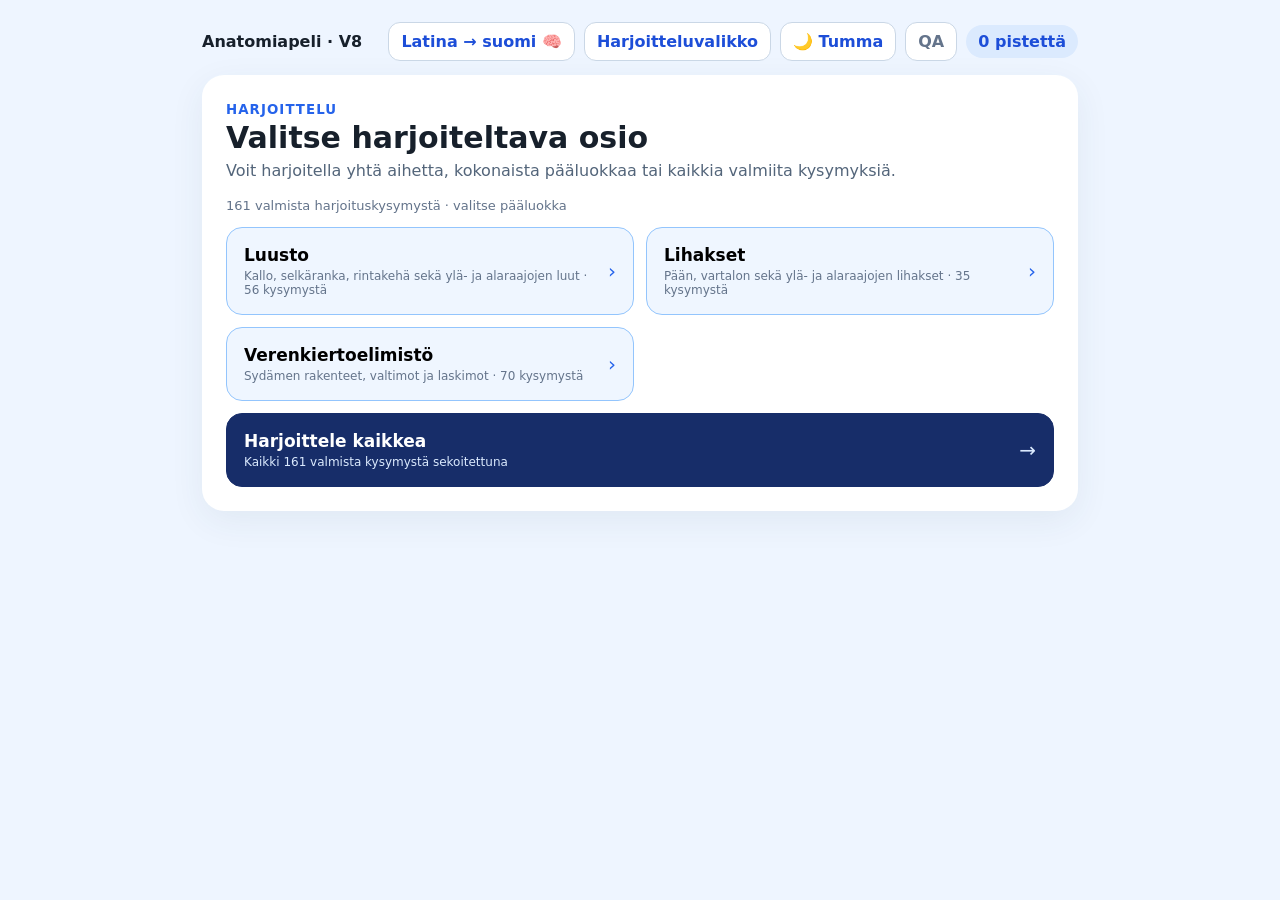
<file: index.html>
<!doctype html><html lang="fi"><head><meta charset="utf-8"><meta name="viewport" content="width=device-width,initial-scale=1"><title>Anatomiapeli V8</title><link rel="stylesheet" href="styles.css?v=nav-dark-toggle-1"></head><body><main class="shell"><div class="top"><span>Anatomiapeli · V8</span><div class="topActions"><a class="qaLink" href="latina.html" style="text-decoration:none">Latina → suomi 🧠</a><button id="homeBtn" class="qaLink">Harjoitteluvalikko</button><button id="themeToggle" class="qaLink themeToggle" type="button" aria-pressed="false" title="Vaihda vaalea/tumma tila">🌙 Tumma</button><button id="openQa" class="qaLink secondary">QA</button><span class="pill" id="score">0 pistettä</span></div></div>
<section id="studyMenu" class="studyMenu"><div class="menuHead"><div><small>HARJOITTELU</small><h1>Valitse harjoiteltava osio</h1><p>Voit harjoitella yhtä aihetta, kokonaista pääluokkaa tai kaikkia valmiita kysymyksiä.</p></div></div><div id="menuBreadcrumb" class="breadcrumb hidden"></div><div id="studySummary" class="studySummary"></div><div id="studyChoices" class="studyChoices"></div></section>
<section id="qaMenu" class="qaMenu hidden"><h1>QA-tarkastus 🧪</h1><p>Kehitysnäkymä: tarkasta review-kysymykset tai yksittäinen QA-erä.</p><div id="qaSummary" class="qaSummary"></div><div class="qaQuick"><button id="reviewOnly" class="reviewBtn">Näytä vain review-kysymykset</button><button id="allQa">Kaikki QA-kysymykset</button></div><div id="qaBatches" class="qaBatches"></div></section>
<div id="game" class="hidden"><div class="bar"><i id="bar"></i></div><section class="card"><div class="questionMeta"><small id="n"></small><span id="qaTag" class="qaTag hidden"></span></div><h1 id="prompt">Mikä rakenne on merkitty A-nuolella?</h1><p class="sub" id="gameSub">V8 · harjoittelu</p><div class="pic" id="pic"></div><div class="answers" id="answers"></div><div class="feedback" id="feedback"></div><button class="next hidden" id="next">Seuraava kysymys →</button><button class="qaBack hidden" id="qaBack">← QA-valikkoon</button><button class="menuBack" id="menuBack">← Harjoitteluvalikkoon</button><div class="credit" id="credit"></div></section></div></main><div id="dbg" class="debug hidden">Kalibrointi: napauta kohdetta → <b id="coords">x:–, y:–</b><br>koordinaatit kopioituvat leikepöydälle</div><script src="questions.js?v=qa12-1-fix4"></script><script src="app.js?v=qa12-1-nav-hotfix-1"></script></body></html>
</file>
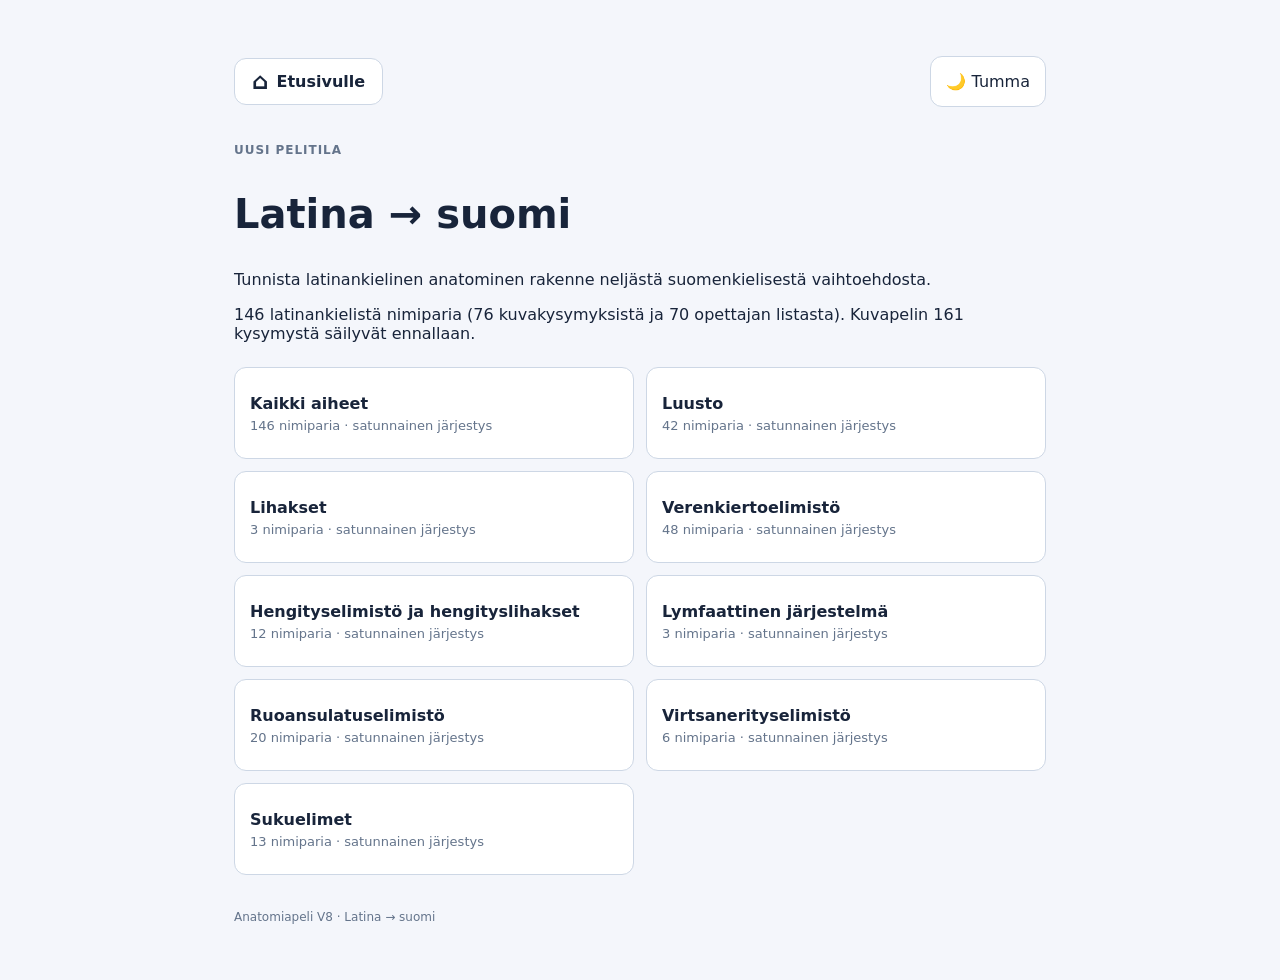
<file: latina.html>
<!doctype html><html lang="fi"><head><meta charset="utf-8"><meta name="viewport" content="width=device-width,initial-scale=1"><title>Anatomiapeli · Latina → suomi</title><link rel="stylesheet" href="latin.css"></head><body><main class="shell"><header><a class="home-button" href="index.html" aria-label="Takaisin Anatomiapelin etusivulle"><span aria-hidden="true">⌂</span> Etusivulle</a><button id="theme">🌙 Tumma</button></header><section id="menu"><span class="tag">UUSI PELITILA</span><h1>Latina → suomi</h1><p>Tunnista latinankielinen anatominen rakenne neljästä suomenkielisestä vaihtoehdosta.</p><p id="availability"></p><div class="choices" id="categories"></div></section><section id="game" hidden><div class="meta"><span id="progress"></span><span id="points"></span></div><div class="track"><div id="fill"></div></div><article><p class="tag" id="category"></p><h2>Mikä rakenne on suomeksi?</h2><div class="term" id="term"></div><div class="answers" id="answers"></div><p id="feedback" aria-live="polite"></p><button id="next" hidden>Seuraava kysymys →</button><button id="back">← Takaisin valikkoon</button></article></section><section id="finish" hidden><h1>Harjoitus valmis! 🎉</h1><p id="result"></p><button id="again">Harjoittele uudelleen</button><button id="finishBack">Takaisin valikkoon</button></section><footer>Anatomiapeli V8 · Latina → suomi</footer></main><script src="questions.js"></script><script src="latin_extra.js"></script><script src="latin.js"></script></body></html>
</file>
<file: styles.css>
*{box-sizing:border-box}body{margin:0;font-family:system-ui,-apple-system,sans-serif;background:#eef5ff;color:#17202b}.shell{max-width:920px;margin:auto;padding:22px}.top{display:flex;justify-content:space-between;align-items:center;font-weight:700}.pill{background:#dbeafe;color:#1d4ed8;padding:7px 12px;border-radius:999px}.bar{height:9px;background:#dce4ee;border-radius:9px;overflow:hidden;margin:14px 0}.bar>i{display:block;height:100%;background:#2563eb}.card{background:white;border-radius:22px;padding:22px;box-shadow:0 10px 35px #24405a12}h1{font-size:30px;margin:4px 0}.sub{color:#53657a;margin:0 0 12px}.pic{position:relative;border:1px solid #d7e0ea;border-radius:18px;overflow:hidden;height:min(56vh,560px);background:#fff;display:flex;justify-content:center}.pic img{width:100%;height:100%;object-fit:contain}.overlay{position:absolute;inset:0;width:100%;height:100%;pointer-events:none}.answers{display:grid;grid-template-columns:1fr 1fr;gap:10px;margin-top:14px}.answers button,.next{font:inherit;font-weight:700;border:1px solid #cad7e6;background:#fff;border-radius:14px;padding:15px;text-align:left}.answers button:hover{background:#f5f9ff}.answers .ok{background:#d8fbe5;border-color:#65db94}.answers .bad{background:#ffe0e0;border-color:#ff8c8c}.feedback{min-height:28px;font-weight:700;margin:10px 0}.next{width:100%;text-align:center;background:#172d69;color:white;border:0}.credit{font-size:11px;text-align:center;color:#6b7f96;margin-top:10px}.debug{position:fixed;right:12px;bottom:12px;background:#111827;color:#fff;padding:10px 12px;border-radius:12px;font-size:12px;z-index:5}.debug b{color:#fde68a}.hidden{display:none}@media(max-width:650px){.shell{padding:10px}.card{padding:14px;border-radius:18px}h1{font-size:24px}.answers{grid-template-columns:1fr}.pic{height:48vh}}
.topActions{display:flex;align-items:center;gap:9px}.qaLink,.qaBack,.qaMenu button{font:inherit;font-weight:700;border:1px solid #cad7e6;background:#fff;border-radius:12px;padding:9px 12px;cursor:pointer}.qaLink{color:#1d4ed8}.qaMenu{background:#fff;border-radius:22px;padding:24px;box-shadow:0 10px 35px #24405a12;margin-top:14px}.qaMenu h1{margin-top:0}.qaSummary{display:inline-block;background:#eef2ff;color:#3730a3;padding:8px 12px;border-radius:999px;font-weight:800;margin:4px 0 16px}.qaQuick{display:flex;gap:10px;margin-bottom:14px}.qaQuick .reviewBtn{background:#fff7ed;border-color:#fdba74;color:#9a3412}.qaBatches{display:grid;grid-template-columns:repeat(2,1fr);gap:10px}.qaChoice{display:flex;justify-content:space-between;align-items:center;text-align:left}.qaChoice span{font-size:12px;color:#64748b}.questionMeta{display:flex;justify-content:space-between;align-items:center}.qaTag{font-size:12px;font-weight:800;background:#fff7ed;color:#9a3412;border-radius:999px;padding:5px 9px}.qaBack{width:100%;margin-top:10px;color:#1d4ed8}.hidden{display:none!important}@media(max-width:650px){.topActions{gap:5px}.qaLink{padding:7px 9px;font-size:12px}.qaQuick{flex-direction:column}.qaBatches{grid-template-columns:1fr}.qaChoice{padding:13px!important}}

.croppedAnatomy{width:100%;height:100%;display:block}

.studyMenu{background:#fff;border-radius:22px;padding:24px;box-shadow:0 10px 35px #24405a12;margin-top:14px}.studyMenu h1{margin:2px 0 6px}.menuHead small{font-weight:900;letter-spacing:.08em;color:#2563eb}.menuHead p{color:#53657a;margin:0 0 18px}.studySummary{font-size:13px;color:#64748b;margin-bottom:14px}.studyChoices{display:grid;grid-template-columns:repeat(2,1fr);gap:12px}.studyChoice{font:inherit;border:1px solid #cad7e6;background:#fff;border-radius:16px;padding:17px;text-align:left;cursor:pointer;display:flex;justify-content:space-between;gap:12px;align-items:center}.studyChoice:hover{background:#f5f9ff;border-color:#93b4df}.studyChoice b{display:block;font-size:17px}.studyChoice span{display:block;font-size:12px;color:#64748b;margin-top:4px}.studyChoice .chev{font-size:20px;color:#2563eb}.studyChoice.primary{background:#eff6ff;border-color:#93c5fd}.studyChoice.all{grid-column:1/-1;background:#172d69;color:white;border-color:#172d69}.studyChoice.all span,.studyChoice.all .chev{color:#dbeafe}.breadcrumb{display:flex;align-items:center;gap:8px;margin:12px 0 16px;font-size:13px}.breadcrumb button{font:inherit;border:0;background:none;padding:0;color:#2563eb;font-weight:800;cursor:pointer}.breadcrumb strong{color:#475569}.secondary{color:#64748b}.menuBack{width:100%;margin-top:10px;font:inherit;font-weight:700;border:1px solid #cad7e6;background:#fff;color:#1d4ed8;border-radius:12px;padding:10px;cursor:pointer}.finishActions{display:grid;gap:10px;margin-top:18px}.finishActions button{font:inherit;font-weight:800;border-radius:14px;padding:14px;cursor:pointer}.finishActions .again{background:#172d69;color:white;border:0}.finishActions .home{background:white;color:#1d4ed8;border:1px solid #cad7e6}@media(max-width:650px){.studyMenu{padding:16px}.studyChoices{grid-template-columns:1fr}.studyChoice.all{grid-column:auto}.top{gap:8px}.top>span{font-size:13px}.topActions{flex-wrap:wrap;justify-content:flex-end}}

/* Navigaatio v1.2 — vapaaehtoinen tumma tila. Valinta tallennetaan selaimeen. */
.themeToggle{min-width:108px}
body.dark-mode{background:#0f172a;color:#e5edf8}
body.dark-mode .card,body.dark-mode .qaMenu,body.dark-mode .studyMenu{background:#172033;box-shadow:0 10px 35px #0005}
body.dark-mode .pill{background:#1e3a5f;color:#bfdbfe}
body.dark-mode .bar{background:#29364a}body.dark-mode .bar>i{background:#60a5fa}
body.dark-mode .sub,body.dark-mode .menuHead p,body.dark-mode .studySummary,body.dark-mode .studyChoice span,body.dark-mode .qaChoice span,body.dark-mode .credit{color:#a9b8ca}
body.dark-mode .pic{background:#f8fafc;border-color:#46566c}
body.dark-mode .answers button,body.dark-mode .qaLink,body.dark-mode .qaBack,body.dark-mode .qaMenu button,body.dark-mode .studyChoice,body.dark-mode .menuBack,body.dark-mode .finishActions .home{background:#1e293b;color:#e5edf8;border-color:#46566c}
body.dark-mode .answers button:hover,body.dark-mode .studyChoice:hover{background:#263449;border-color:#6b86aa}
body.dark-mode .answers .ok{background:#123b2b;border-color:#3e9c6a;color:#dcfce7}
body.dark-mode .answers .bad{background:#4a2027;border-color:#b95c67;color:#fee2e2}
body.dark-mode .next,body.dark-mode .studyChoice.all,body.dark-mode .finishActions .again{background:#29478f;color:#fff;border-color:#29478f}
body.dark-mode .qaLink{color:#93c5fd}body.dark-mode .secondary{color:#b7c4d4}
body.dark-mode .qaSummary{background:#272c55;color:#c7d2fe}
body.dark-mode .qaQuick .reviewBtn,body.dark-mode .qaTag{background:#452d1b;border-color:#9a5c2d;color:#fdba74}
body.dark-mode .menuHead small,body.dark-mode .studyChoice .chev,body.dark-mode .breadcrumb button,body.dark-mode .menuBack,body.dark-mode .finishActions .home{color:#93c5fd}
body.dark-mode .studyChoice.primary{background:#172c48;border-color:#426b9f}
body.dark-mode .studyChoice.all span,body.dark-mode .studyChoice.all .chev{color:#dbeafe}
body.dark-mode .breadcrumb strong{color:#c1cbd8}
body.dark-mode .debug{background:#020617;color:#f8fafc}
</file>
<file: latin.css>
*{box-sizing:border-box}body{margin:0;background:#f4f6fb;color:#18243a;font-family:system-ui,-apple-system,sans-serif}body.dark{background:#101827;color:#e8edf7}.shell{max-width:860px;margin:32px auto;padding:24px}header{display:flex;justify-content:space-between;align-items:center;margin-bottom:32px}a{color:#2563eb;text-decoration:none}button{cursor:pointer;font:inherit;border:1px solid #cdd7e5;border-radius:12px;background:white;color:#18243a;padding:15px;text-align:left}button:hover{border-color:#2563eb}body.dark button{background:#1e293b;color:#f1f5f9;border-color:#475569}.tag{font-size:12px;letter-spacing:.08em;color:#64748b;font-weight:800}.choices,.answers{display:grid;grid-template-columns:repeat(2,minmax(0,1fr));gap:12px;margin-top:24px}.choices button{min-height:92px}.choices button strong,.choices button span{display:block}.choices button span{font-size:13px;color:#64748b;margin-top:5px}h1{font-size:clamp(27px,5vw,40px)}h2{font-size:22px}.meta{display:flex;justify-content:space-between}.track{height:9px;background:#d9e2f0;border-radius:10px;margin:16px 0 24px;overflow:hidden}.track div{height:100%;width:0;background:#2563eb}article{background:white;padding:28px;border-radius:20px;box-shadow:0 8px 30px #16294a12}body.dark article{background:#1e293b}.term{padding:35px 12px;background:#eff6ff;border-radius:14px;text-align:center;font-size:clamp(24px,5vw,34px);font-weight:700;font-style:italic;color:#1d4ed8}body.dark .term{background:#172d4e;color:#93c5fd}.answers button{text-align:center;min-height:78px}.answers button.ok{background:#dcfce7;border-color:#16a34a;color:#166534}.answers button.bad{background:#fee2e2;border-color:#dc2626;color:#991b1b}#feedback{min-height:26px;font-weight:600}#next{background:#2563eb;color:white;border:0;display:block;width:100%;text-align:center}#next[hidden]{display:none}#back{margin-top:15px;background:transparent;border:0}#finish button{margin:8px}footer{margin-top:35px;color:#64748b;font-size:12px}@media(max-width:550px){.shell{margin:0;padding:16px}.choices,.answers{grid-template-columns:1fr}article{padding:18px}}
/* DEV v2: consistent, accessible homepage navigation */
.home-button{display:inline-flex;align-items:center;justify-content:center;gap:8px;min-height:46px;padding:11px 17px;border:1px solid #cdd7e5;border-radius:12px;background:#fff;color:#18243a;font-weight:650;text-decoration:none;transition:border-color .15s,background .15s}
.home-button:hover{border-color:#2563eb;background:#eff6ff}
.home-button:focus-visible{outline:3px solid #60a5fa;outline-offset:3px}
body.dark .home-button{background:#1e293b;color:#f1f5f9;border-color:#475569}
body.dark .home-button:hover{background:#273a56;border-color:#60a5fa}
.home-button span{font-size:23px;line-height:1}
</file>
